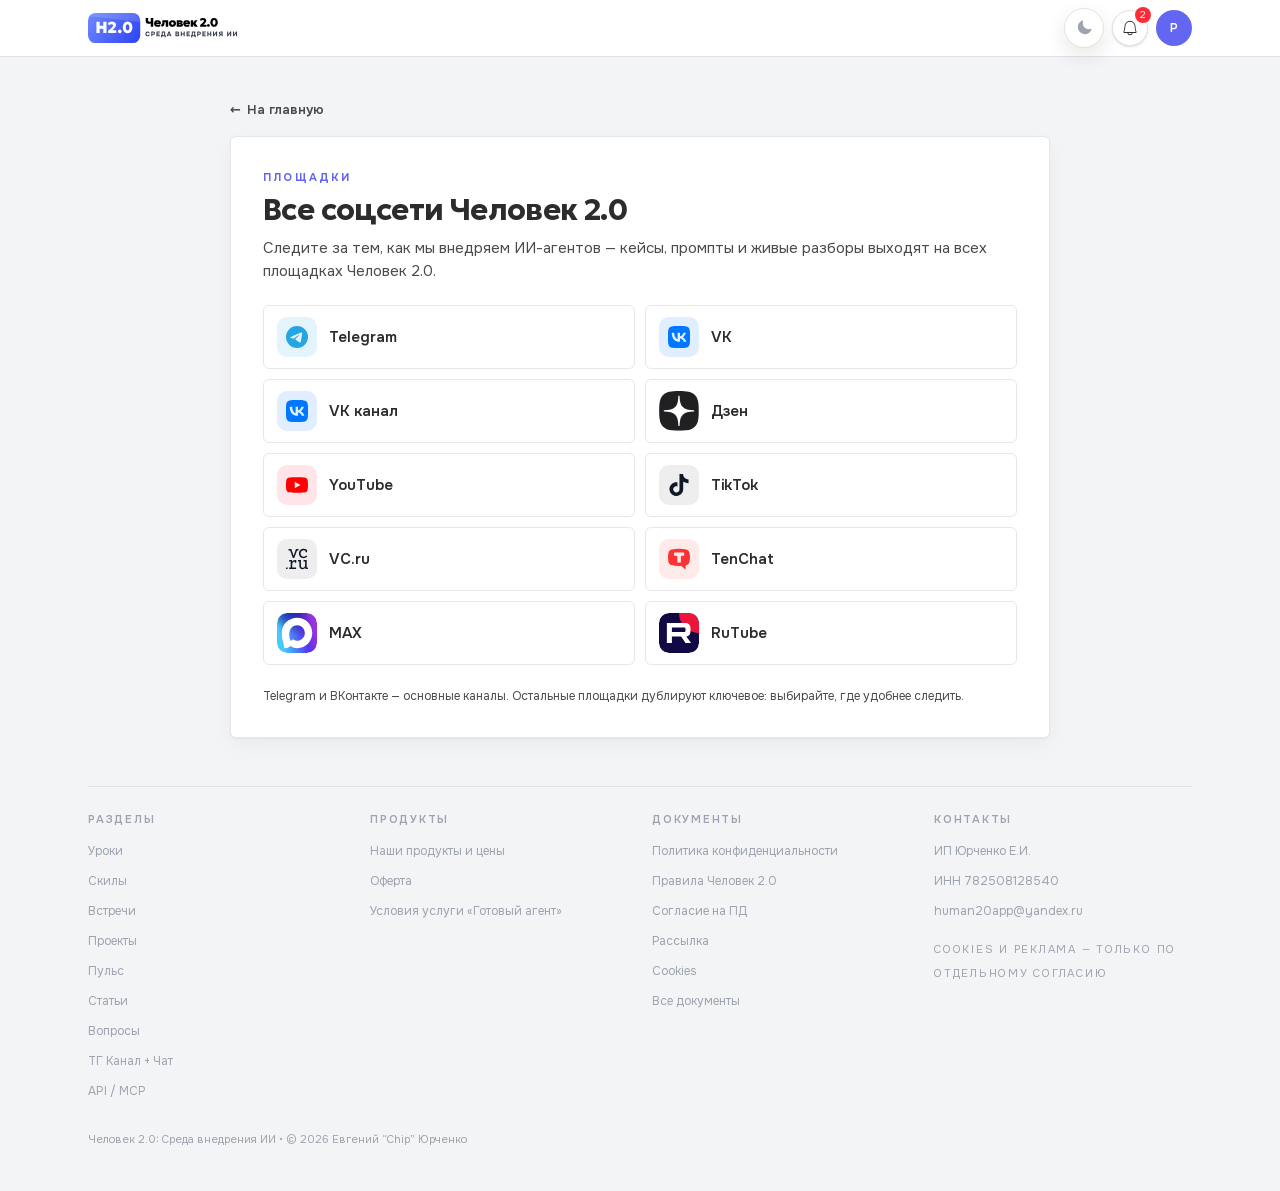
<file: socials/index.html>
<!doctype html>
<html lang="ru" data-theme="light" class="__variable_94650f __variable_275a17 __variable_e9dd60 h-full antialiased" style="display:block!important;visibility:visible!important;opacity:1!important">
<head>
<meta charset="utf-8">
<meta name="viewport" content="width=device-width, initial-scale=1">
<title>Все соцсети — Человек 2.0</title>
<link rel="icon" href="/favicon.ico">
<link rel="stylesheet" href="/_next/static/css/1707cf67eb18ade8.css?dpl=human20-rf-20260618T174103Z-91cd91d-prod" data-precedence="next">
<link rel="stylesheet" href="/_next/static/css/ddc8ae86b25123e5.css?dpl=human20-rf-20260618T174103Z-91cd91d-prod" data-precedence="next">
<style>
/* socials: воспроизводим FOUC-фикс главной (страница статична, без JS-гидратации) */
html{display:block!important;visibility:visible!important;opacity:1!important}
html,body{min-height:100vh}
html *{cursor:auto!important}
body{margin:0}
.sp-shell{margin:0 auto;width:100%;max-width:72rem;padding:0 16px}
@media(min-width:1024px){.sp-shell{padding:0 24px}}
.sp-main{margin:0 auto;width:100%;max-width:820px;padding:28px 0 8px}
@media(min-width:1024px){.sp-main{padding:40px 0 8px}}
.sp-back{display:inline-flex;align-items:center;gap:6px;margin-bottom:16px;font-size:13px;font-weight:600;text-decoration:none;color:var(--el-color-text-secondary,#6b7280);transition:color .15s}
.sp-back:hover{color:var(--el-color-text-primary,#111827)}
.sp-card{background:var(--el-color-bg-surface,#fff);border:1px solid var(--el-color-border,#e5e7eb);border-radius:16px;padding:24px;box-shadow:0 1px 2px rgba(16,24,40,.04),0 8px 24px rgba(16,24,40,.04)}
@media(min-width:640px){.sp-card{padding:32px}}
.sp-kicker{font-size:11px;font-weight:700;letter-spacing:.2em;text-transform:uppercase;color:var(--el-color-accent,#6366f1)}
.sp-h1{margin:8px 0 0;font-size:26px;line-height:1.12;font-weight:700;letter-spacing:-.02em;color:var(--el-color-text-primary,#111827)}
@media(min-width:640px){.sp-h1{font-size:30px}}
.sp-sub{margin:10px 0 0;font-size:15px;line-height:1.55;color:var(--el-color-text-secondary,#6b7280)}
.sp-grid{display:grid;grid-template-columns:1fr 1fr;gap:10px;margin-top:22px}
@media(max-width:560px){.sp-grid{grid-template-columns:1fr}}
.sp-item{display:flex;align-items:center;gap:12px;padding:11px 13px;border:1px solid var(--el-color-border,#e5e7eb);border-radius:12px;background:var(--el-color-bg-surface,#fff);color:var(--el-color-text-primary,#111827);text-decoration:none;font-weight:600;font-size:15px;transition:border-color .15s,transform .15s,box-shadow .15s}
.sp-item:hover{border-color:var(--el-color-accent,#6366f1);transform:translateY(-1px);box-shadow:0 8px 20px rgba(99,102,241,.12)}
.sp-ic{flex:none;width:40px;height:40px;border-radius:10px;display:inline-flex;align-items:center;justify-content:center;overflow:hidden}
.sp-glyph{width:22px;height:22px;display:block}
.sp-full{width:40px;height:40px;display:block;object-fit:contain}
.sp-lbl{white-space:nowrap;overflow:hidden;text-overflow:ellipsis}
.sp-note{margin:22px 0 0;font-size:12px;line-height:1.5;color:var(--el-color-text-secondary,#6b7280)}
</style>
</head>
<body class="min-h-full">
<div class="w-full min-h-screen" style="background: var(--el-color-bg-canvas);">
<header class="v1-top-header sticky top-0 z-40 border-b border-border" style="background: var(--el-color-bg-surface);"><div class="mx-auto flex max-w-6xl items-center h-14 px-4 lg:px-6"><a aria-label="Человек 2.0" class="flex items-center shrink-0" href="/"><span class="site-logo relative inline-flex shrink-0 overflow-hidden h-8 w-32 sm:h-9 sm:w-36 md:h-10 md:w-40"><img alt="" aria-hidden="true" data-theme-logo="light" loading="lazy" decoding="async" data-nimg="fill" class="site-logo-image site-logo-image-light absolute inset-0 h-full w-full object-contain" src="/brand/logos/h20-lockup-dark.svg?v=20260420p&amp;dpl=human20-rf-20260618T174103Z-91cd91d-prod" style="position: absolute; height: 100%; width: 100%; inset: 0px; color: transparent;"><img alt="" aria-hidden="true" data-theme-logo="dark" loading="lazy" decoding="async" data-nimg="fill" class="site-logo-image site-logo-image-dark absolute inset-0 h-full w-full object-contain" src="/brand/logos/h20-lockup-light.svg?v=20260420p&amp;dpl=human20-rf-20260618T174103Z-91cd91d-prod" style="position: absolute; height: 100%; width: 100%; inset: 0px; color: transparent;"></span></a><div class="ml-auto flex items-center gap-2"><div class="hidden lg:flex items-center"><button type="button" aria-label="Переключить тему" class="h20-round h-10 w-10 aspect-square flex shrink-0 items-center justify-center overflow-hidden rounded-full border bg-white relative transition-colors cursor-pointer hover:bg-cream" style="color: var(--el-color-text-tertiary); border-radius: 9999px; border-color: rgb(233, 226, 215); box-shadow: rgba(38, 29, 20, 0.1) 0px 8px 20px, rgba(255, 255, 255, 0.95) 0px 1px 0px inset;"><svg xmlns="http://www.w3.org/2000/svg" width="18" height="18" fill="currentColor" viewBox="0 0 256 256" aria-hidden="true"><path d="M232.67 142.26A8 8 0 0 0 224 140a84 84 0 0 1-108-108 8 8 0 0 0-10.29-10.29A100 100 0 1 0 234.26 150a8 8 0 0 0-1.59-7.74Z"></path></svg></button></div><div class="flex items-center"><div class="relative"><button type="button" aria-label="Уведомления" class="h20-round w-9 h-9 flex items-center justify-center rounded-full border border-border bg-white shadow-sm relative"><svg xmlns="http://www.w3.org/2000/svg" width="18" height="18" fill="currentColor" viewBox="0 0 256 256" aria-hidden="true"><path d="M220.07,176.94C214.41,167.2,206,139.73,206,104a78,78,0,1,0-156,0c0,35.74-8.42,63.2-14.08,72.94A14,14,0,0,0,48,198H90.48a38,38,0,0,0,75,0H208a14,14,0,0,0,12.06-21.06ZM128,218a26,26,0,0,1-25.29-20h50.58A26,26,0,0,1,128,218Zm81.71-33a1.9,1.9,0,0,1-1.7,1H48a1.9,1.9,0,0,1-1.7-1,2,2,0,0,1,0-2C53.87,170,62,139.69,62,104a66,66,0,1,1,132,0c0,35.68,8.14,65.95,15.71,79A2,2,0,0,1,209.71,185Z"></path></svg><span class="h20-round absolute -top-1 -right-1 min-w-4 h-4 rounded-full bg-red-500 px-1 text-[10px] leading-4 text-white text-center">2</span></button></div></div><a href="/profile"><span class="w-9 h-9 h20-primary-cta h20-round relative flex shrink-0 items-center justify-center overflow-hidden rounded-full text-xs font-semibold text-white" style="background: var(--el-color-accent);"><span class="opacity-100">Р</span></span></a></div></div></header>
<div class="sp-shell">
<main class="sp-main">
<a class="sp-back" href="/"><span aria-hidden="true">&#8592;</span> На главную</a>
<section class="sp-card">
<div class="sp-kicker">Площадки</div>
<h1 class="sp-h1">Все соцсети Человек 2.0</h1>
<p class="sp-sub">Следите за тем, как мы внедряем ИИ-агентов — кейсы, промпты и живые разборы выходят на всех площадках Человек 2.0.</p>
<div class="sp-grid"><a class="sp-item" href="https://t.me/human20" target="_blank" rel="noreferrer"><span class="sp-ic" style="background:rgba(38,165,228,.12)"><img class="sp-glyph" src="/assets/socials/telegram.svg" alt="" loading="lazy" decoding="async"></span><span class="sp-lbl">Telegram</span></a><a class="sp-item" href="https://vk.com/human20app" target="_blank" rel="noreferrer"><span class="sp-ic" style="background:rgba(0,119,255,.12)"><img class="sp-glyph" src="/assets/socials/vk.svg" alt="" loading="lazy" decoding="async"></span><span class="sp-lbl">VK</span></a><a class="sp-item" href="https://vk.com/im/channels/-238161119" target="_blank" rel="noreferrer"><span class="sp-ic" style="background:rgba(0,119,255,.12)"><img class="sp-glyph" src="/assets/socials/vk.svg" alt="" loading="lazy" decoding="async"></span><span class="sp-lbl">VK канал</span></a><a class="sp-item" href="https://dzen.ru/human20app" target="_blank" rel="noreferrer"><span class="sp-ic sp-ic--full"><img class="sp-full" src="/assets/socials/dzen.svg" alt="" loading="lazy" decoding="async"></span><span class="sp-lbl">Дзен</span></a><a class="sp-item" href="https://www.youtube.com/@Human20app" target="_blank" rel="noreferrer"><span class="sp-ic" style="background:rgba(255,0,51,.10)"><img class="sp-glyph" src="/assets/socials/youtube.svg" alt="" loading="lazy" decoding="async"></span><span class="sp-lbl">YouTube</span></a><a class="sp-item" href="https://www.tiktok.com/@human20app" target="_blank" rel="noreferrer"><span class="sp-ic" style="background:rgba(17,24,39,.07)"><img class="sp-glyph" src="/assets/socials/tiktok.svg" alt="" loading="lazy" decoding="async"></span><span class="sp-lbl">TikTok</span></a><a class="sp-item" href="https://vc.ru/id5906826" target="_blank" rel="noreferrer"><span class="sp-ic" style="background:rgba(17,24,39,.07)"><img class="sp-glyph" src="/assets/socials/vcru.svg" alt="" loading="lazy" decoding="async"></span><span class="sp-lbl">VC.ru</span></a><a class="sp-item" href="https://tenchat.ru/human20" target="_blank" rel="noreferrer"><span class="sp-ic" style="background:rgba(252,50,52,.10)"><img class="sp-glyph" src="/assets/socials/tenchat.svg" alt="" loading="lazy" decoding="async"></span><span class="sp-lbl">TenChat</span></a><a class="sp-item" href="https://max.ru/id782508128540_biz" target="_blank" rel="noreferrer"><span class="sp-ic sp-ic--full"><img class="sp-full" src="/assets/socials/max.svg" alt="" loading="lazy" decoding="async"></span><span class="sp-lbl">MAX</span></a><a class="sp-item" href="https://rutube.ru/channel/77928582/" target="_blank" rel="noreferrer"><span class="sp-ic sp-ic--full"><img class="sp-full" src="/assets/socials/rutube.svg" alt="" loading="lazy" decoding="async"></span><span class="sp-lbl">RuTube</span></a></div>
<p class="sp-note">Telegram и ВКонтакте — основные каналы. Остальные площадки дублируют ключевое: выбирайте, где удобнее следить.</p>
</section>
</main>
<footer class="px-4 pb-28 pt-10 lg:px-0 lg:pb-10"><div class="border-t border-border pt-5 text-xs leading-6 text-muted"><div class="grid gap-6 sm:grid-cols-2 lg:grid-cols-4"><div><div class="mb-2 text-[11px] font-semibold uppercase tracking-[0.16em] text-muted">Разделы</div><div class="flex flex-col items-start gap-1.5"><a class="transition-colors hover:text-charcoal" href="/lessons">Уроки</a><a class="transition-colors hover:text-charcoal" href="/skills">Скилы</a><a class="transition-colors hover:text-charcoal" href="/meetings">Встречи</a><a class="transition-colors hover:text-charcoal" href="/projects">Проекты</a><a class="transition-colors hover:text-charcoal" href="/pulse">Пульс</a><a class="transition-colors hover:text-charcoal" href="/articles">Статьи</a><a class="transition-colors hover:text-charcoal" href="/faq">Вопросы</a><a class="transition-colors hover:text-charcoal" href="/community">ТГ Канал + Чат</a><a class="transition-colors hover:text-charcoal" href="/agent">API / MCP</a></div></div><div><div class="mb-2 text-[11px] font-semibold uppercase tracking-[0.16em] text-muted">Продукты</div><div class="flex flex-col items-start gap-1.5"><a class="transition-colors hover:text-charcoal" href="/prices">Наши продукты и цены</a><a class="transition-colors hover:text-charcoal" href="/legal/offer">Оферта</a><a class="transition-colors hover:text-charcoal" href="/legal/ready-agent-offer">Условия услуги «Готовый агент»</a></div></div><div><div class="mb-2 text-[11px] font-semibold uppercase tracking-[0.16em] text-muted">Документы</div><div class="flex flex-col items-start gap-1.5"><a class="transition-colors hover:text-charcoal" href="/privacy">Политика конфиденциальности</a><a class="transition-colors hover:text-charcoal" href="/rules">Правила Человек 2.0</a><a class="transition-colors hover:text-charcoal" href="/legal/personal-data-consent">Согласие на ПД</a><a class="transition-colors hover:text-charcoal" href="/legal/ads-consent">Рассылка</a><a class="transition-colors hover:text-charcoal" href="/legal/cookies-consent">Cookies</a><a class="transition-colors hover:text-charcoal" href="/legal">Все документы</a></div></div><div><div class="mb-2 text-[11px] font-semibold uppercase tracking-[0.16em] text-muted">Контакты</div><div class="space-y-1.5"><div>ИП Юрченко Е.И.</div><div>ИНН 782508128540</div><a class="block transition-colors hover:text-charcoal" href="mailto:human20app@yandex.ru">human20app@yandex.ru</a><div class="pt-2 text-[11px] uppercase tracking-[0.16em] text-muted">Cookies и реклама — только по отдельному согласию</div></div></div></div><div class="mt-6 text-[11px] text-muted">Человек 2.0: Среда внедрения ИИ • © 2026 Евгений “Chip” Юрченко</div></div></footer>
</div>
</div>
</body>
</html>
</file>
<file: _next/static/css/1707cf67eb18ade8.css>
@font-face{font-family:Onest;font-style:normal;font-weight:300;font-display:swap;src:url(/_next/static/media/7bb4ad34d7ebf0d7-s.woff2?dpl=human20-rf-20260618T174103Z-91cd91d-prod) format("woff2");unicode-range:u+0460-052f,u+1c80-1c8a,u+20b4,u+2de0-2dff,u+a640-a69f,u+fe2e-fe2f}@font-face{font-family:Onest;font-style:normal;font-weight:300;font-display:swap;src:url(/_next/static/media/c1f853e4758089a8-s.p.woff2?dpl=human20-rf-20260618T174103Z-91cd91d-prod) format("woff2");unicode-range:u+0301,u+0400-045f,u+0490-0491,u+04b0-04b1,u+2116}@font-face{font-family:Onest;font-style:normal;font-weight:300;font-display:swap;src:url(/_next/static/media/4c4943bfceab8361-s.woff2?dpl=human20-rf-20260618T174103Z-91cd91d-prod) format("woff2");unicode-range:u+0100-02ba,u+02bd-02c5,u+02c7-02cc,u+02ce-02d7,u+02dd-02ff,u+0304,u+0308,u+0329,u+1d00-1dbf,u+1e00-1e9f,u+1ef2-1eff,u+2020,u+20a0-20ab,u+20ad-20c0,u+2113,u+2c60-2c7f,u+a720-a7ff}@font-face{font-family:Onest;font-style:normal;font-weight:300;font-display:swap;src:url(/_next/static/media/6e50af2f4c313e23-s.p.woff2?dpl=human20-rf-20260618T174103Z-91cd91d-prod) format("woff2");unicode-range:u+00??,u+0131,u+0152-0153,u+02bb-02bc,u+02c6,u+02da,u+02dc,u+0304,u+0308,u+0329,u+2000-206f,u+20ac,u+2122,u+2191,u+2193,u+2212,u+2215,u+feff,u+fffd}@font-face{font-family:Onest;font-style:normal;font-weight:400;font-display:swap;src:url(/_next/static/media/7bb4ad34d7ebf0d7-s.woff2?dpl=human20-rf-20260618T174103Z-91cd91d-prod) format("woff2");unicode-range:u+0460-052f,u+1c80-1c8a,u+20b4,u+2de0-2dff,u+a640-a69f,u+fe2e-fe2f}@font-face{font-family:Onest;font-style:normal;font-weight:400;font-display:swap;src:url(/_next/static/media/c1f853e4758089a8-s.p.woff2?dpl=human20-rf-20260618T174103Z-91cd91d-prod) format("woff2");unicode-range:u+0301,u+0400-045f,u+0490-0491,u+04b0-04b1,u+2116}@font-face{font-family:Onest;font-style:normal;font-weight:400;font-display:swap;src:url(/_next/static/media/4c4943bfceab8361-s.woff2?dpl=human20-rf-20260618T174103Z-91cd91d-prod) format("woff2");unicode-range:u+0100-02ba,u+02bd-02c5,u+02c7-02cc,u+02ce-02d7,u+02dd-02ff,u+0304,u+0308,u+0329,u+1d00-1dbf,u+1e00-1e9f,u+1ef2-1eff,u+2020,u+20a0-20ab,u+20ad-20c0,u+2113,u+2c60-2c7f,u+a720-a7ff}@font-face{font-family:Onest;font-style:normal;font-weight:400;font-display:swap;src:url(/_next/static/media/6e50af2f4c313e23-s.p.woff2?dpl=human20-rf-20260618T174103Z-91cd91d-prod) format("woff2");unicode-range:u+00??,u+0131,u+0152-0153,u+02bb-02bc,u+02c6,u+02da,u+02dc,u+0304,u+0308,u+0329,u+2000-206f,u+20ac,u+2122,u+2191,u+2193,u+2212,u+2215,u+feff,u+fffd}@font-face{font-family:Onest;font-style:normal;font-weight:500;font-display:swap;src:url(/_next/static/media/7bb4ad34d7ebf0d7-s.woff2?dpl=human20-rf-20260618T174103Z-91cd91d-prod) format("woff2");unicode-range:u+0460-052f,u+1c80-1c8a,u+20b4,u+2de0-2dff,u+a640-a69f,u+fe2e-fe2f}@font-face{font-family:Onest;font-style:normal;font-weight:500;font-display:swap;src:url(/_next/static/media/c1f853e4758089a8-s.p.woff2?dpl=human20-rf-20260618T174103Z-91cd91d-prod) format("woff2");unicode-range:u+0301,u+0400-045f,u+0490-0491,u+04b0-04b1,u+2116}@font-face{font-family:Onest;font-style:normal;font-weight:500;font-display:swap;src:url(/_next/static/media/4c4943bfceab8361-s.woff2?dpl=human20-rf-20260618T174103Z-91cd91d-prod) format("woff2");unicode-range:u+0100-02ba,u+02bd-02c5,u+02c7-02cc,u+02ce-02d7,u+02dd-02ff,u+0304,u+0308,u+0329,u+1d00-1dbf,u+1e00-1e9f,u+1ef2-1eff,u+2020,u+20a0-20ab,u+20ad-20c0,u+2113,u+2c60-2c7f,u+a720-a7ff}@font-face{font-family:Onest;font-style:normal;font-weight:500;font-display:swap;src:url(/_next/static/media/6e50af2f4c313e23-s.p.woff2?dpl=human20-rf-20260618T174103Z-91cd91d-prod) format("woff2");unicode-range:u+00??,u+0131,u+0152-0153,u+02bb-02bc,u+02c6,u+02da,u+02dc,u+0304,u+0308,u+0329,u+2000-206f,u+20ac,u+2122,u+2191,u+2193,u+2212,u+2215,u+feff,u+fffd}@font-face{font-family:Onest;font-style:normal;font-weight:600;font-display:swap;src:url(/_next/static/media/7bb4ad34d7ebf0d7-s.woff2?dpl=human20-rf-20260618T174103Z-91cd91d-prod) format("woff2");unicode-range:u+0460-052f,u+1c80-1c8a,u+20b4,u+2de0-2dff,u+a640-a69f,u+fe2e-fe2f}@font-face{font-family:Onest;font-style:normal;font-weight:600;font-display:swap;src:url(/_next/static/media/c1f853e4758089a8-s.p.woff2?dpl=human20-rf-20260618T174103Z-91cd91d-prod) format("woff2");unicode-range:u+0301,u+0400-045f,u+0490-0491,u+04b0-04b1,u+2116}@font-face{font-family:Onest;font-style:normal;font-weight:600;font-display:swap;src:url(/_next/static/media/4c4943bfceab8361-s.woff2?dpl=human20-rf-20260618T174103Z-91cd91d-prod) format("woff2");unicode-range:u+0100-02ba,u+02bd-02c5,u+02c7-02cc,u+02ce-02d7,u+02dd-02ff,u+0304,u+0308,u+0329,u+1d00-1dbf,u+1e00-1e9f,u+1ef2-1eff,u+2020,u+20a0-20ab,u+20ad-20c0,u+2113,u+2c60-2c7f,u+a720-a7ff}@font-face{font-family:Onest;font-style:normal;font-weight:600;font-display:swap;src:url(/_next/static/media/6e50af2f4c313e23-s.p.woff2?dpl=human20-rf-20260618T174103Z-91cd91d-prod) format("woff2");unicode-range:u+00??,u+0131,u+0152-0153,u+02bb-02bc,u+02c6,u+02da,u+02dc,u+0304,u+0308,u+0329,u+2000-206f,u+20ac,u+2122,u+2191,u+2193,u+2212,u+2215,u+feff,u+fffd}@font-face{font-family:Onest;font-style:normal;font-weight:700;font-display:swap;src:url(/_next/static/media/7bb4ad34d7ebf0d7-s.woff2?dpl=human20-rf-20260618T174103Z-91cd91d-prod) format("woff2");unicode-range:u+0460-052f,u+1c80-1c8a,u+20b4,u+2de0-2dff,u+a640-a69f,u+fe2e-fe2f}@font-face{font-family:Onest;font-style:normal;font-weight:700;font-display:swap;src:url(/_next/static/media/c1f853e4758089a8-s.p.woff2?dpl=human20-rf-20260618T174103Z-91cd91d-prod) format("woff2");unicode-range:u+0301,u+0400-045f,u+0490-0491,u+04b0-04b1,u+2116}@font-face{font-family:Onest;font-style:normal;font-weight:700;font-display:swap;src:url(/_next/static/media/4c4943bfceab8361-s.woff2?dpl=human20-rf-20260618T174103Z-91cd91d-prod) format("woff2");unicode-range:u+0100-02ba,u+02bd-02c5,u+02c7-02cc,u+02ce-02d7,u+02dd-02ff,u+0304,u+0308,u+0329,u+1d00-1dbf,u+1e00-1e9f,u+1ef2-1eff,u+2020,u+20a0-20ab,u+20ad-20c0,u+2113,u+2c60-2c7f,u+a720-a7ff}@font-face{font-family:Onest;font-style:normal;font-weight:700;font-display:swap;src:url(/_next/static/media/6e50af2f4c313e23-s.p.woff2?dpl=human20-rf-20260618T174103Z-91cd91d-prod) format("woff2");unicode-range:u+00??,u+0131,u+0152-0153,u+02bb-02bc,u+02c6,u+02da,u+02dc,u+0304,u+0308,u+0329,u+2000-206f,u+20ac,u+2122,u+2191,u+2193,u+2212,u+2215,u+feff,u+fffd}@font-face{font-family:Onest;font-style:normal;font-weight:800;font-display:swap;src:url(/_next/static/media/7bb4ad34d7ebf0d7-s.woff2?dpl=human20-rf-20260618T174103Z-91cd91d-prod) format("woff2");unicode-range:u+0460-052f,u+1c80-1c8a,u+20b4,u+2de0-2dff,u+a640-a69f,u+fe2e-fe2f}@font-face{font-family:Onest;font-style:normal;font-weight:800;font-display:swap;src:url(/_next/static/media/c1f853e4758089a8-s.p.woff2?dpl=human20-rf-20260618T174103Z-91cd91d-prod) format("woff2");unicode-range:u+0301,u+0400-045f,u+0490-0491,u+04b0-04b1,u+2116}@font-face{font-family:Onest;font-style:normal;font-weight:800;font-display:swap;src:url(/_next/static/media/4c4943bfceab8361-s.woff2?dpl=human20-rf-20260618T174103Z-91cd91d-prod) format("woff2");unicode-range:u+0100-02ba,u+02bd-02c5,u+02c7-02cc,u+02ce-02d7,u+02dd-02ff,u+0304,u+0308,u+0329,u+1d00-1dbf,u+1e00-1e9f,u+1ef2-1eff,u+2020,u+20a0-20ab,u+20ad-20c0,u+2113,u+2c60-2c7f,u+a720-a7ff}@font-face{font-family:Onest;font-style:normal;font-weight:800;font-display:swap;src:url(/_next/static/media/6e50af2f4c313e23-s.p.woff2?dpl=human20-rf-20260618T174103Z-91cd91d-prod) format("woff2");unicode-range:u+00??,u+0131,u+0152-0153,u+02bb-02bc,u+02c6,u+02da,u+02dc,u+0304,u+0308,u+0329,u+2000-206f,u+20ac,u+2122,u+2191,u+2193,u+2212,u+2215,u+feff,u+fffd}@font-face{font-family:Onest;font-style:normal;font-weight:900;font-display:swap;src:url(/_next/static/media/7bb4ad34d7ebf0d7-s.woff2?dpl=human20-rf-20260618T174103Z-91cd91d-prod) format("woff2");unicode-range:u+0460-052f,u+1c80-1c8a,u+20b4,u+2de0-2dff,u+a640-a69f,u+fe2e-fe2f}@font-face{font-family:Onest;font-style:normal;font-weight:900;font-display:swap;src:url(/_next/static/media/c1f853e4758089a8-s.p.woff2?dpl=human20-rf-20260618T174103Z-91cd91d-prod) format("woff2");unicode-range:u+0301,u+0400-045f,u+0490-0491,u+04b0-04b1,u+2116}@font-face{font-family:Onest;font-style:normal;font-weight:900;font-display:swap;src:url(/_next/static/media/4c4943bfceab8361-s.woff2?dpl=human20-rf-20260618T174103Z-91cd91d-prod) format("woff2");unicode-range:u+0100-02ba,u+02bd-02c5,u+02c7-02cc,u+02ce-02d7,u+02dd-02ff,u+0304,u+0308,u+0329,u+1d00-1dbf,u+1e00-1e9f,u+1ef2-1eff,u+2020,u+20a0-20ab,u+20ad-20c0,u+2113,u+2c60-2c7f,u+a720-a7ff}@font-face{font-family:Onest;font-style:normal;font-weight:900;font-display:swap;src:url(/_next/static/media/6e50af2f4c313e23-s.p.woff2?dpl=human20-rf-20260618T174103Z-91cd91d-prod) format("woff2");unicode-range:u+00??,u+0131,u+0152-0153,u+02bb-02bc,u+02c6,u+02da,u+02dc,u+0304,u+0308,u+0329,u+2000-206f,u+20ac,u+2122,u+2191,u+2193,u+2212,u+2215,u+feff,u+fffd}@font-face{font-family:Onest Fallback;src:local("Arial");ascent-override:92.20%;descent-override:28.99%;line-gap-override:0.00%;size-adjust:105.20%}.__className_94650f{font-family:Onest,Onest Fallback;font-style:normal}.__variable_94650f{--font-onest:"Onest","Onest Fallback"}@font-face{font-family:Geologica;font-style:normal;font-weight:400;font-display:swap;src:url(/_next/static/media/13d601e0732c7766-s.woff2?dpl=human20-rf-20260618T174103Z-91cd91d-prod) format("woff2");unicode-range:u+0460-052f,u+1c80-1c8a,u+20b4,u+2de0-2dff,u+a640-a69f,u+fe2e-fe2f}@font-face{font-family:Geologica;font-style:normal;font-weight:400;font-display:swap;src:url(/_next/static/media/f54e13212b7871d5-s.p.woff2?dpl=human20-rf-20260618T174103Z-91cd91d-prod) format("woff2");unicode-range:u+0301,u+0400-045f,u+0490-0491,u+04b0-04b1,u+2116}@font-face{font-family:Geologica;font-style:normal;font-weight:400;font-display:swap;src:url(/_next/static/media/5ccbc299521a181a-s.woff2?dpl=human20-rf-20260618T174103Z-91cd91d-prod) format("woff2");unicode-range:u+0370-0377,u+037a-037f,u+0384-038a,u+038c,u+038e-03a1,u+03a3-03ff}@font-face{font-family:Geologica;font-style:normal;font-weight:400;font-display:swap;src:url(/_next/static/media/4fca260083159167-s.woff2?dpl=human20-rf-20260618T174103Z-91cd91d-prod) format("woff2");unicode-range:u+0102-0103,u+0110-0111,u+0128-0129,u+0168-0169,u+01a0-01a1,u+01af-01b0,u+0300-0301,u+0303-0304,u+0308-0309,u+0323,u+0329,u+1ea0-1ef9,u+20ab}@font-face{font-family:Geologica;font-style:normal;font-weight:400;font-display:swap;src:url(/_next/static/media/fe1772644044fc6c-s.woff2?dpl=human20-rf-20260618T174103Z-91cd91d-prod) format("woff2");unicode-range:u+0100-02ba,u+02bd-02c5,u+02c7-02cc,u+02ce-02d7,u+02dd-02ff,u+0304,u+0308,u+0329,u+1d00-1dbf,u+1e00-1e9f,u+1ef2-1eff,u+2020,u+20a0-20ab,u+20ad-20c0,u+2113,u+2c60-2c7f,u+a720-a7ff}@font-face{font-family:Geologica;font-style:normal;font-weight:400;font-display:swap;src:url(/_next/static/media/f3fb4235d30510d6-s.p.woff2?dpl=human20-rf-20260618T174103Z-91cd91d-prod) format("woff2");unicode-range:u+00??,u+0131,u+0152-0153,u+02bb-02bc,u+02c6,u+02da,u+02dc,u+0304,u+0308,u+0329,u+2000-206f,u+20ac,u+2122,u+2191,u+2193,u+2212,u+2215,u+feff,u+fffd}@font-face{font-family:Geologica;font-style:normal;font-weight:600;font-display:swap;src:url(/_next/static/media/13d601e0732c7766-s.woff2?dpl=human20-rf-20260618T174103Z-91cd91d-prod) format("woff2");unicode-range:u+0460-052f,u+1c80-1c8a,u+20b4,u+2de0-2dff,u+a640-a69f,u+fe2e-fe2f}@font-face{font-family:Geologica;font-style:normal;font-weight:600;font-display:swap;src:url(/_next/static/media/f54e13212b7871d5-s.p.woff2?dpl=human20-rf-20260618T174103Z-91cd91d-prod) format("woff2");unicode-range:u+0301,u+0400-045f,u+0490-0491,u+04b0-04b1,u+2116}@font-face{font-family:Geologica;font-style:normal;font-weight:600;font-display:swap;src:url(/_next/static/media/5ccbc299521a181a-s.woff2?dpl=human20-rf-20260618T174103Z-91cd91d-prod) format("woff2");unicode-range:u+0370-0377,u+037a-037f,u+0384-038a,u+038c,u+038e-03a1,u+03a3-03ff}@font-face{font-family:Geologica;font-style:normal;font-weight:600;font-display:swap;src:url(/_next/static/media/4fca260083159167-s.woff2?dpl=human20-rf-20260618T174103Z-91cd91d-prod) format("woff2");unicode-range:u+0102-0103,u+0110-0111,u+0128-0129,u+0168-0169,u+01a0-01a1,u+01af-01b0,u+0300-0301,u+0303-0304,u+0308-0309,u+0323,u+0329,u+1ea0-1ef9,u+20ab}@font-face{font-family:Geologica;font-style:normal;font-weight:600;font-display:swap;src:url(/_next/static/media/fe1772644044fc6c-s.woff2?dpl=human20-rf-20260618T174103Z-91cd91d-prod) format("woff2");unicode-range:u+0100-02ba,u+02bd-02c5,u+02c7-02cc,u+02ce-02d7,u+02dd-02ff,u+0304,u+0308,u+0329,u+1d00-1dbf,u+1e00-1e9f,u+1ef2-1eff,u+2020,u+20a0-20ab,u+20ad-20c0,u+2113,u+2c60-2c7f,u+a720-a7ff}@font-face{font-family:Geologica;font-style:normal;font-weight:600;font-display:swap;src:url(/_next/static/media/f3fb4235d30510d6-s.p.woff2?dpl=human20-rf-20260618T174103Z-91cd91d-prod) format("woff2");unicode-range:u+00??,u+0131,u+0152-0153,u+02bb-02bc,u+02c6,u+02da,u+02dc,u+0304,u+0308,u+0329,u+2000-206f,u+20ac,u+2122,u+2191,u+2193,u+2212,u+2215,u+feff,u+fffd}@font-face{font-family:Geologica;font-style:normal;font-weight:700;font-display:swap;src:url(/_next/static/media/13d601e0732c7766-s.woff2?dpl=human20-rf-20260618T174103Z-91cd91d-prod) format("woff2");unicode-range:u+0460-052f,u+1c80-1c8a,u+20b4,u+2de0-2dff,u+a640-a69f,u+fe2e-fe2f}@font-face{font-family:Geologica;font-style:normal;font-weight:700;font-display:swap;src:url(/_next/static/media/f54e13212b7871d5-s.p.woff2?dpl=human20-rf-20260618T174103Z-91cd91d-prod) format("woff2");unicode-range:u+0301,u+0400-045f,u+0490-0491,u+04b0-04b1,u+2116}@font-face{font-family:Geologica;font-style:normal;font-weight:700;font-display:swap;src:url(/_next/static/media/5ccbc299521a181a-s.woff2?dpl=human20-rf-20260618T174103Z-91cd91d-prod) format("woff2");unicode-range:u+0370-0377,u+037a-037f,u+0384-038a,u+038c,u+038e-03a1,u+03a3-03ff}@font-face{font-family:Geologica;font-style:normal;font-weight:700;font-display:swap;src:url(/_next/static/media/4fca260083159167-s.woff2?dpl=human20-rf-20260618T174103Z-91cd91d-prod) format("woff2");unicode-range:u+0102-0103,u+0110-0111,u+0128-0129,u+0168-0169,u+01a0-01a1,u+01af-01b0,u+0300-0301,u+0303-0304,u+0308-0309,u+0323,u+0329,u+1ea0-1ef9,u+20ab}@font-face{font-family:Geologica;font-style:normal;font-weight:700;font-display:swap;src:url(/_next/static/media/fe1772644044fc6c-s.woff2?dpl=human20-rf-20260618T174103Z-91cd91d-prod) format("woff2");unicode-range:u+0100-02ba,u+02bd-02c5,u+02c7-02cc,u+02ce-02d7,u+02dd-02ff,u+0304,u+0308,u+0329,u+1d00-1dbf,u+1e00-1e9f,u+1ef2-1eff,u+2020,u+20a0-20ab,u+20ad-20c0,u+2113,u+2c60-2c7f,u+a720-a7ff}@font-face{font-family:Geologica;font-style:normal;font-weight:700;font-display:swap;src:url(/_next/static/media/f3fb4235d30510d6-s.p.woff2?dpl=human20-rf-20260618T174103Z-91cd91d-prod) format("woff2");unicode-range:u+00??,u+0131,u+0152-0153,u+02bb-02bc,u+02c6,u+02da,u+02dc,u+0304,u+0308,u+0329,u+2000-206f,u+20ac,u+2122,u+2191,u+2193,u+2212,u+2215,u+feff,u+fffd}@font-face{font-family:Geologica;font-style:normal;font-weight:900;font-display:swap;src:url(/_next/static/media/13d601e0732c7766-s.woff2?dpl=human20-rf-20260618T174103Z-91cd91d-prod) format("woff2");unicode-range:u+0460-052f,u+1c80-1c8a,u+20b4,u+2de0-2dff,u+a640-a69f,u+fe2e-fe2f}@font-face{font-family:Geologica;font-style:normal;font-weight:900;font-display:swap;src:url(/_next/static/media/f54e13212b7871d5-s.p.woff2?dpl=human20-rf-20260618T174103Z-91cd91d-prod) format("woff2");unicode-range:u+0301,u+0400-045f,u+0490-0491,u+04b0-04b1,u+2116}@font-face{font-family:Geologica;font-style:normal;font-weight:900;font-display:swap;src:url(/_next/static/media/5ccbc299521a181a-s.woff2?dpl=human20-rf-20260618T174103Z-91cd91d-prod) format("woff2");unicode-range:u+0370-0377,u+037a-037f,u+0384-038a,u+038c,u+038e-03a1,u+03a3-03ff}@font-face{font-family:Geologica;font-style:normal;font-weight:900;font-display:swap;src:url(/_next/static/media/4fca260083159167-s.woff2?dpl=human20-rf-20260618T174103Z-91cd91d-prod) format("woff2");unicode-range:u+0102-0103,u+0110-0111,u+0128-0129,u+0168-0169,u+01a0-01a1,u+01af-01b0,u+0300-0301,u+0303-0304,u+0308-0309,u+0323,u+0329,u+1ea0-1ef9,u+20ab}@font-face{font-family:Geologica;font-style:normal;font-weight:900;font-display:swap;src:url(/_next/static/media/fe1772644044fc6c-s.woff2?dpl=human20-rf-20260618T174103Z-91cd91d-prod) format("woff2");unicode-range:u+0100-02ba,u+02bd-02c5,u+02c7-02cc,u+02ce-02d7,u+02dd-02ff,u+0304,u+0308,u+0329,u+1d00-1dbf,u+1e00-1e9f,u+1ef2-1eff,u+2020,u+20a0-20ab,u+20ad-20c0,u+2113,u+2c60-2c7f,u+a720-a7ff}@font-face{font-family:Geologica;font-style:normal;font-weight:900;font-display:swap;src:url(/_next/static/media/f3fb4235d30510d6-s.p.woff2?dpl=human20-rf-20260618T174103Z-91cd91d-prod) format("woff2");unicode-range:u+00??,u+0131,u+0152-0153,u+02bb-02bc,u+02c6,u+02da,u+02dc,u+0304,u+0308,u+0329,u+2000-206f,u+20ac,u+2122,u+2191,u+2193,u+2212,u+2215,u+feff,u+fffd}@font-face{font-family:Geologica Fallback;src:local("Arial");ascent-override:90.18%;descent-override:25.43%;line-gap-override:0.00%;size-adjust:108.12%}.__className_275a17{font-family:Geologica,Geologica Fallback;font-style:normal}.__variable_275a17{--font-geologica:"Geologica","Geologica Fallback"}@font-face{font-family:JetBrains Mono;font-style:normal;font-weight:400;font-display:swap;src:url(/_next/static/media/edc640959b0c7826-s.woff2?dpl=human20-rf-20260618T174103Z-91cd91d-prod) format("woff2");unicode-range:u+0460-052f,u+1c80-1c8a,u+20b4,u+2de0-2dff,u+a640-a69f,u+fe2e-fe2f}@font-face{font-family:JetBrains Mono;font-style:normal;font-weight:400;font-display:swap;src:url(/_next/static/media/ac0e76ddaeeb7981-s.p.woff2?dpl=human20-rf-20260618T174103Z-91cd91d-prod) format("woff2");unicode-range:u+0301,u+0400-045f,u+0490-0491,u+04b0-04b1,u+2116}@font-face{font-family:JetBrains Mono;font-style:normal;font-weight:400;font-display:swap;src:url(/_next/static/media/64d784ea54a4acde-s.woff2?dpl=human20-rf-20260618T174103Z-91cd91d-prod) format("woff2");unicode-range:u+0370-0377,u+037a-037f,u+0384-038a,u+038c,u+038e-03a1,u+03a3-03ff}@font-face{font-family:JetBrains Mono;font-style:normal;font-weight:400;font-display:swap;src:url(/_next/static/media/ff71da380fbe67dd-s.woff2?dpl=human20-rf-20260618T174103Z-91cd91d-prod) format("woff2");unicode-range:u+0102-0103,u+0110-0111,u+0128-0129,u+0168-0169,u+01a0-01a1,u+01af-01b0,u+0300-0301,u+0303-0304,u+0308-0309,u+0323,u+0329,u+1ea0-1ef9,u+20ab}@font-face{font-family:JetBrains Mono;font-style:normal;font-weight:400;font-display:swap;src:url(/_next/static/media/6d831b18ae5b01dc-s.woff2?dpl=human20-rf-20260618T174103Z-91cd91d-prod) format("woff2");unicode-range:u+0100-02ba,u+02bd-02c5,u+02c7-02cc,u+02ce-02d7,u+02dd-02ff,u+0304,u+0308,u+0329,u+1d00-1dbf,u+1e00-1e9f,u+1ef2-1eff,u+2020,u+20a0-20ab,u+20ad-20c0,u+2113,u+2c60-2c7f,u+a720-a7ff}@font-face{font-family:JetBrains Mono;font-style:normal;font-weight:400;font-display:swap;src:url(/_next/static/media/558ca1a6aa3cb55e-s.p.woff2?dpl=human20-rf-20260618T174103Z-91cd91d-prod) format("woff2");unicode-range:u+00??,u+0131,u+0152-0153,u+02bb-02bc,u+02c6,u+02da,u+02dc,u+0304,u+0308,u+0329,u+2000-206f,u+20ac,u+2122,u+2191,u+2193,u+2212,u+2215,u+feff,u+fffd}@font-face{font-family:JetBrains Mono;font-style:normal;font-weight:500;font-display:swap;src:url(/_next/static/media/edc640959b0c7826-s.woff2?dpl=human20-rf-20260618T174103Z-91cd91d-prod) format("woff2");unicode-range:u+0460-052f,u+1c80-1c8a,u+20b4,u+2de0-2dff,u+a640-a69f,u+fe2e-fe2f}@font-face{font-family:JetBrains Mono;font-style:normal;font-weight:500;font-display:swap;src:url(/_next/static/media/ac0e76ddaeeb7981-s.p.woff2?dpl=human20-rf-20260618T174103Z-91cd91d-prod) format("woff2");unicode-range:u+0301,u+0400-045f,u+0490-0491,u+04b0-04b1,u+2116}@font-face{font-family:JetBrains Mono;font-style:normal;font-weight:500;font-display:swap;src:url(/_next/static/media/64d784ea54a4acde-s.woff2?dpl=human20-rf-20260618T174103Z-91cd91d-prod) format("woff2");unicode-range:u+0370-0377,u+037a-037f,u+0384-038a,u+038c,u+038e-03a1,u+03a3-03ff}@font-face{font-family:JetBrains Mono;font-style:normal;font-weight:500;font-display:swap;src:url(/_next/static/media/ff71da380fbe67dd-s.woff2?dpl=human20-rf-20260618T174103Z-91cd91d-prod) format("woff2");unicode-range:u+0102-0103,u+0110-0111,u+0128-0129,u+0168-0169,u+01a0-01a1,u+01af-01b0,u+0300-0301,u+0303-0304,u+0308-0309,u+0323,u+0329,u+1ea0-1ef9,u+20ab}@font-face{font-family:JetBrains Mono;font-style:normal;font-weight:500;font-display:swap;src:url(/_next/static/media/6d831b18ae5b01dc-s.woff2?dpl=human20-rf-20260618T174103Z-91cd91d-prod) format("woff2");unicode-range:u+0100-02ba,u+02bd-02c5,u+02c7-02cc,u+02ce-02d7,u+02dd-02ff,u+0304,u+0308,u+0329,u+1d00-1dbf,u+1e00-1e9f,u+1ef2-1eff,u+2020,u+20a0-20ab,u+20ad-20c0,u+2113,u+2c60-2c7f,u+a720-a7ff}@font-face{font-family:JetBrains Mono;font-style:normal;font-weight:500;font-display:swap;src:url(/_next/static/media/558ca1a6aa3cb55e-s.p.woff2?dpl=human20-rf-20260618T174103Z-91cd91d-prod) format("woff2");unicode-range:u+00??,u+0131,u+0152-0153,u+02bb-02bc,u+02c6,u+02da,u+02dc,u+0304,u+0308,u+0329,u+2000-206f,u+20ac,u+2122,u+2191,u+2193,u+2212,u+2215,u+feff,u+fffd}@font-face{font-family:JetBrains Mono;font-style:normal;font-weight:600;font-display:swap;src:url(/_next/static/media/edc640959b0c7826-s.woff2?dpl=human20-rf-20260618T174103Z-91cd91d-prod) format("woff2");unicode-range:u+0460-052f,u+1c80-1c8a,u+20b4,u+2de0-2dff,u+a640-a69f,u+fe2e-fe2f}@font-face{font-family:JetBrains Mono;font-style:normal;font-weight:600;font-display:swap;src:url(/_next/static/media/ac0e76ddaeeb7981-s.p.woff2?dpl=human20-rf-20260618T174103Z-91cd91d-prod) format("woff2");unicode-range:u+0301,u+0400-045f,u+0490-0491,u+04b0-04b1,u+2116}@font-face{font-family:JetBrains Mono;font-style:normal;font-weight:600;font-display:swap;src:url(/_next/static/media/64d784ea54a4acde-s.woff2?dpl=human20-rf-20260618T174103Z-91cd91d-prod) format("woff2");unicode-range:u+0370-0377,u+037a-037f,u+0384-038a,u+038c,u+038e-03a1,u+03a3-03ff}@font-face{font-family:JetBrains Mono;font-style:normal;font-weight:600;font-display:swap;src:url(/_next/static/media/ff71da380fbe67dd-s.woff2?dpl=human20-rf-20260618T174103Z-91cd91d-prod) format("woff2");unicode-range:u+0102-0103,u+0110-0111,u+0128-0129,u+0168-0169,u+01a0-01a1,u+01af-01b0,u+0300-0301,u+0303-0304,u+0308-0309,u+0323,u+0329,u+1ea0-1ef9,u+20ab}@font-face{font-family:JetBrains Mono;font-style:normal;font-weight:600;font-display:swap;src:url(/_next/static/media/6d831b18ae5b01dc-s.woff2?dpl=human20-rf-20260618T174103Z-91cd91d-prod) format("woff2");unicode-range:u+0100-02ba,u+02bd-02c5,u+02c7-02cc,u+02ce-02d7,u+02dd-02ff,u+0304,u+0308,u+0329,u+1d00-1dbf,u+1e00-1e9f,u+1ef2-1eff,u+2020,u+20a0-20ab,u+20ad-20c0,u+2113,u+2c60-2c7f,u+a720-a7ff}@font-face{font-family:JetBrains Mono;font-style:normal;font-weight:600;font-display:swap;src:url(/_next/static/media/558ca1a6aa3cb55e-s.p.woff2?dpl=human20-rf-20260618T174103Z-91cd91d-prod) format("woff2");unicode-range:u+00??,u+0131,u+0152-0153,u+02bb-02bc,u+02c6,u+02da,u+02dc,u+0304,u+0308,u+0329,u+2000-206f,u+20ac,u+2122,u+2191,u+2193,u+2212,u+2215,u+feff,u+fffd}@font-face{font-family:JetBrains Mono;font-style:normal;font-weight:700;font-display:swap;src:url(/_next/static/media/edc640959b0c7826-s.woff2?dpl=human20-rf-20260618T174103Z-91cd91d-prod) format("woff2");unicode-range:u+0460-052f,u+1c80-1c8a,u+20b4,u+2de0-2dff,u+a640-a69f,u+fe2e-fe2f}@font-face{font-family:JetBrains Mono;font-style:normal;font-weight:700;font-display:swap;src:url(/_next/static/media/ac0e76ddaeeb7981-s.p.woff2?dpl=human20-rf-20260618T174103Z-91cd91d-prod) format("woff2");unicode-range:u+0301,u+0400-045f,u+0490-0491,u+04b0-04b1,u+2116}@font-face{font-family:JetBrains Mono;font-style:normal;font-weight:700;font-display:swap;src:url(/_next/static/media/64d784ea54a4acde-s.woff2?dpl=human20-rf-20260618T174103Z-91cd91d-prod) format("woff2");unicode-range:u+0370-0377,u+037a-037f,u+0384-038a,u+038c,u+038e-03a1,u+03a3-03ff}@font-face{font-family:JetBrains Mono;font-style:normal;font-weight:700;font-display:swap;src:url(/_next/static/media/ff71da380fbe67dd-s.woff2?dpl=human20-rf-20260618T174103Z-91cd91d-prod) format("woff2");unicode-range:u+0102-0103,u+0110-0111,u+0128-0129,u+0168-0169,u+01a0-01a1,u+01af-01b0,u+0300-0301,u+0303-0304,u+0308-0309,u+0323,u+0329,u+1ea0-1ef9,u+20ab}@font-face{font-family:JetBrains Mono;font-style:normal;font-weight:700;font-display:swap;src:url(/_next/static/media/6d831b18ae5b01dc-s.woff2?dpl=human20-rf-20260618T174103Z-91cd91d-prod) format("woff2");unicode-range:u+0100-02ba,u+02bd-02c5,u+02c7-02cc,u+02ce-02d7,u+02dd-02ff,u+0304,u+0308,u+0329,u+1d00-1dbf,u+1e00-1e9f,u+1ef2-1eff,u+2020,u+20a0-20ab,u+20ad-20c0,u+2113,u+2c60-2c7f,u+a720-a7ff}@font-face{font-family:JetBrains Mono;font-style:normal;font-weight:700;font-display:swap;src:url(/_next/static/media/558ca1a6aa3cb55e-s.p.woff2?dpl=human20-rf-20260618T174103Z-91cd91d-prod) format("woff2");unicode-range:u+00??,u+0131,u+0152-0153,u+02bb-02bc,u+02c6,u+02da,u+02dc,u+0304,u+0308,u+0329,u+2000-206f,u+20ac,u+2122,u+2191,u+2193,u+2212,u+2215,u+feff,u+fffd}@font-face{font-family:JetBrains Mono Fallback;src:local("Arial");ascent-override:75.79%;descent-override:22.29%;line-gap-override:0.00%;size-adjust:134.59%}.__className_e9dd60{font-family:JetBrains Mono,JetBrains Mono Fallback;font-style:normal}.__variable_e9dd60{--font-jetbrains-mono:"JetBrains Mono","JetBrains Mono Fallback"}
</file>
